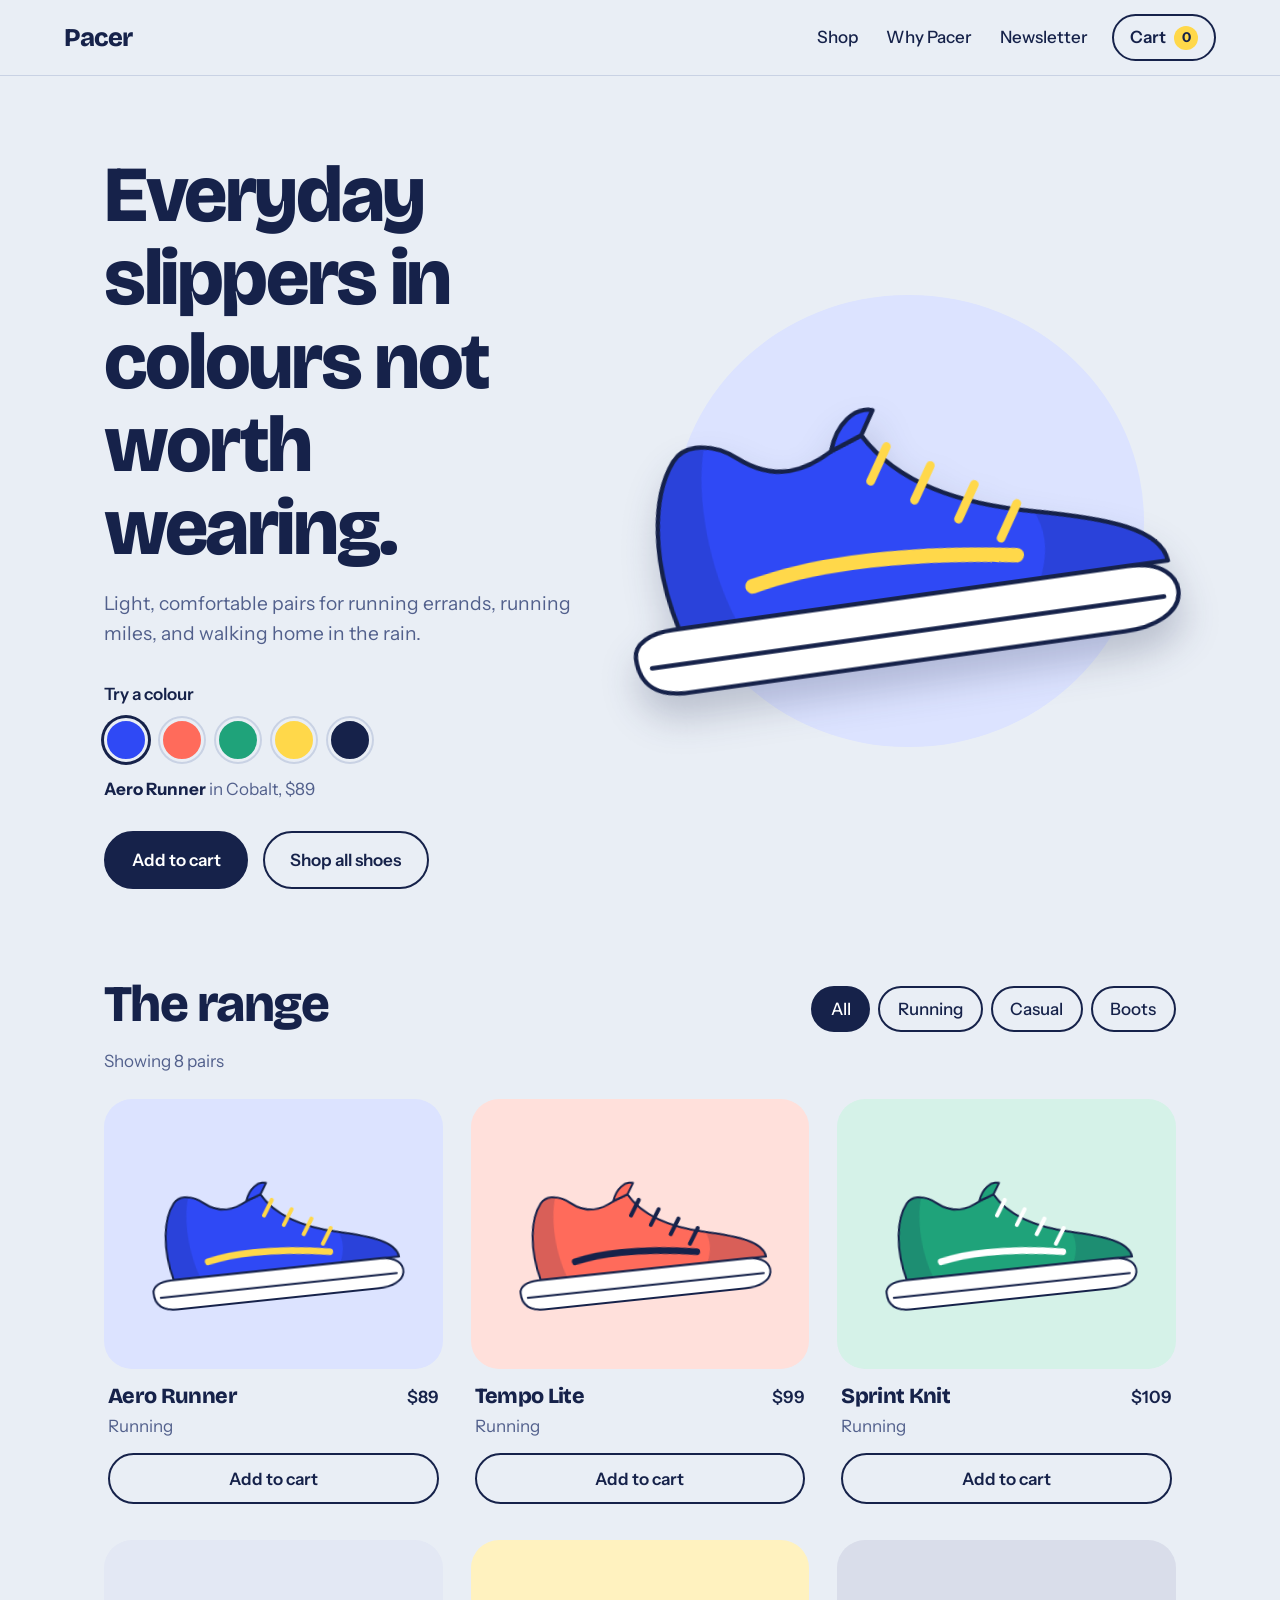
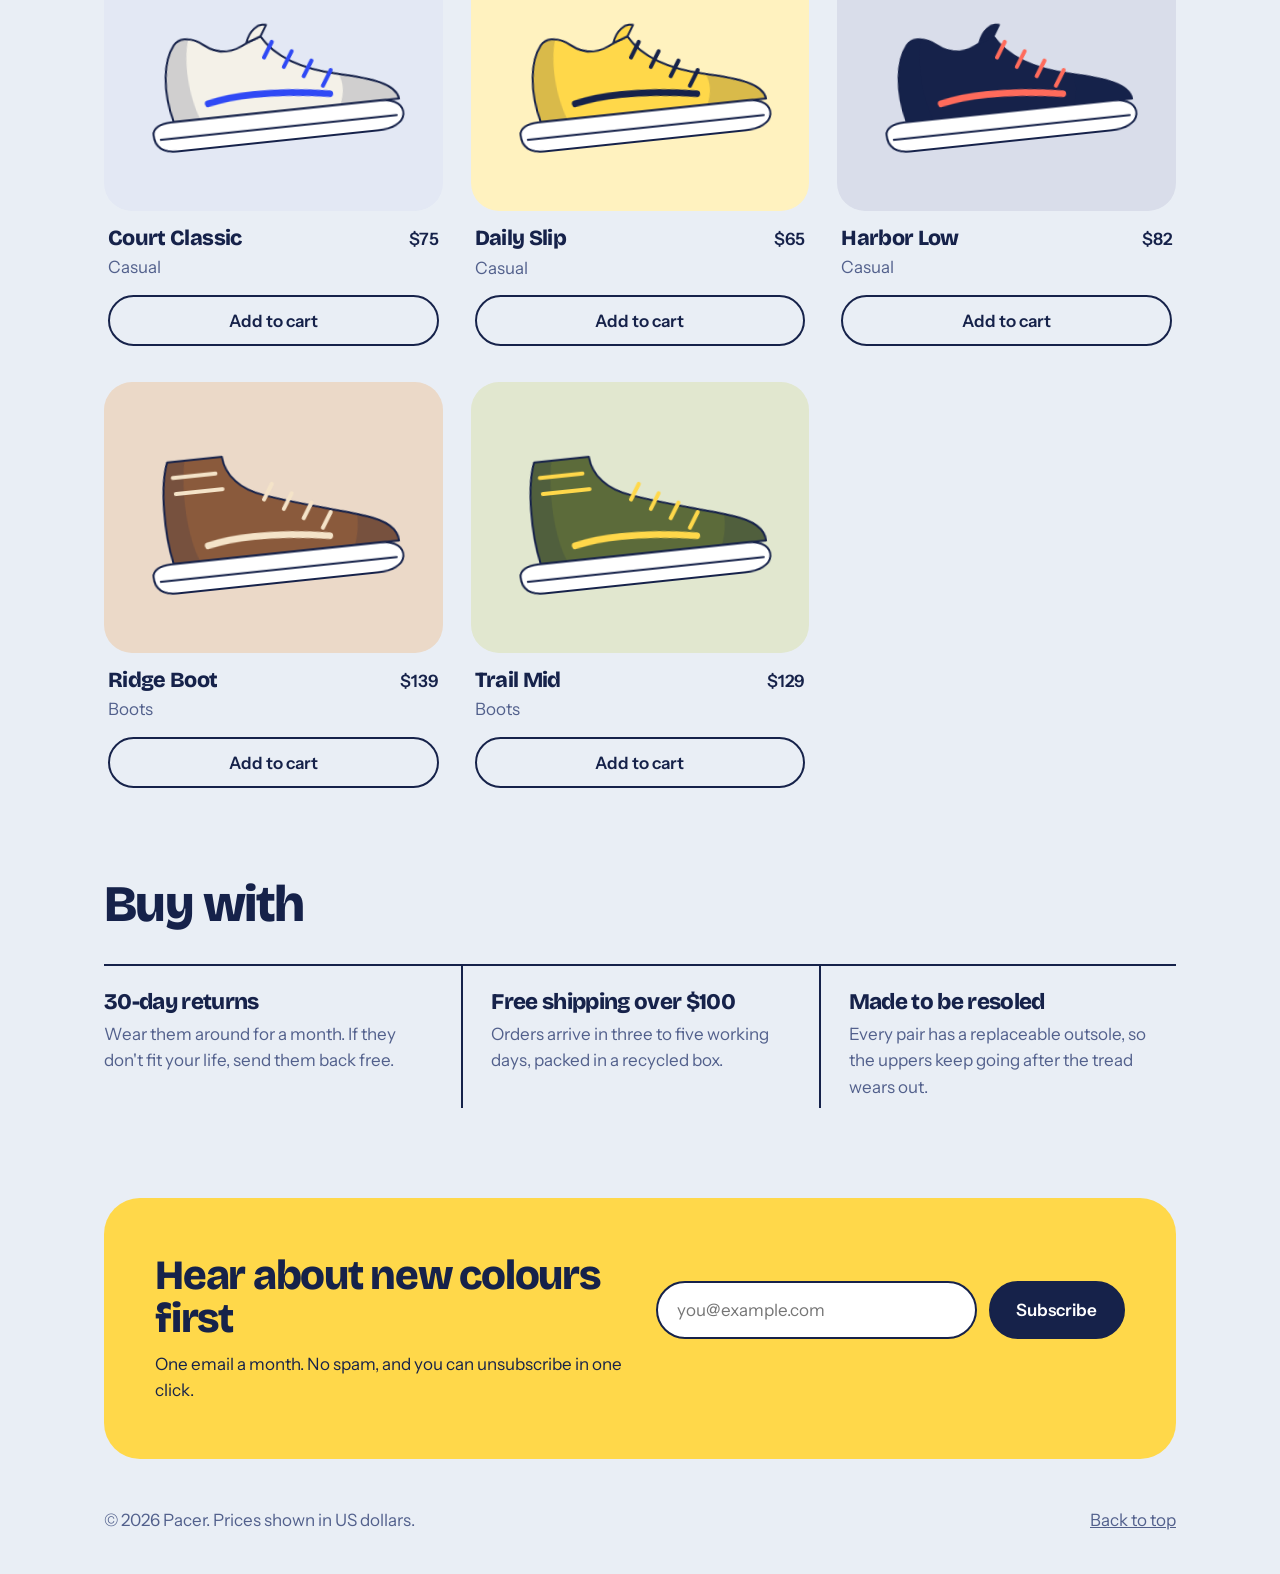
<file: index.html>
<!DOCTYPE html>
<html lang="en">
<head>
  <meta charset="UTF-8" />
  <meta name="viewport" content="width=device-width, initial-scale=1" />
  <title>Pacer – Everyday shoes</title>
  <meta name="description" content="Pacer makes running, casual and boot styles in colours you'll actually want to wear." />
  <link rel="preconnect" href="https://fonts.googleapis.com" />
  <link rel="preconnect" href="https://fonts.gstatic.com" crossorigin />
  <link href="https://fonts.googleapis.com/css2?family=Bricolage+Grotesque:opsz,wght@12..96,500;12..96,800&family=Instrument+Sans:wght@400;500;600&display=swap" rel="stylesheet" />
  <link rel="stylesheet" href="style.css" />
</head>
<body>

  <header class="site-header">
    <a class="brand" href="#top" aria-label="Pacer home">Pacer</a>
    <nav class="nav" aria-label="Main">
      <a href="#shop">Shop</a>
      <a href="#why">Why Pacer</a>
      <a href="#join">Newsletter</a>
    </nav>
    <button class="cart-btn" id="openCart" type="button" aria-label="Open cart">
      Cart <span class="badge" id="cartCount">0</span>
    </button>
  </header>

  <main id="top">

    <!-- Hero -->
    <section class="hero" id="hero">
      <div class="hero-copy">
        <h1>Everyday slippers in colours not worth wearing.</h1>
        <p class="lead">Light, comfortable pairs for running errands, running miles, and walking home in the rain.</p>

        <div class="swatch-block">
          <p class="swatch-title" id="swatchTitle">Try a colour</p>
          <div class="swatches" id="swatches" role="group" aria-labelledby="swatchTitle"></div>
          <p class="hero-label" id="heroLabel" aria-live="polite"></p>
        </div>

        <div class="hero-actions">
          <button class="btn btn-primary" id="heroAdd" type="button">Add to cart</button>
          <a class="btn btn-ghost" href="login.html">Shop all shoes</a>
        </div>
      </div>

      <div class="hero-art" aria-hidden="false">
        <div class="hero-disc"></div>
        <div class="hero-shoe" id="heroShoe"></div>
      </div>
    </section>

    <!-- Shop -->
    <section class="shop" id="shop" aria-labelledby="shopTitle">
      <div class="section-head">
        <h2 id="shopTitle">The range</h2>
        <div class="filters" id="filters" role="group" aria-label="Filter shoes by type">
          <button type="button" class="chip" data-filter="All" aria-pressed="true">All</button>
          <button type="button" class="chip" data-filter="Running" aria-pressed="false">Running</button>
          <button type="button" class="chip" data-filter="Casual" aria-pressed="false">Casual</button>
          <button type="button" class="chip" data-filter="Boots" aria-pressed="false">Boots</button>
        </div>
      </div>
      <p class="result-count" id="resultCount" aria-live="polite"></p>
      <div class="grid" id="grid"></div>
    </section>

    <!-- Why -->
    <section class="why" id="why" aria-labelledby="whyTitle">
      <h2 id="whyTitle">Buy with </h2>
      <ul class="facts">
        <li>
          <h3>30-day returns</h3>
          <p>Wear them around for a month. If they don't fit your life, send them back free.</p>
        </li>
        <li>
          <h3>Free shipping over $100</h3>
          <p>Orders arrive in three to five working days, packed in a recycled box.</p>
        </li>
        <li>
          <h3>Made to be resoled</h3>
          <p>Every pair has a replaceable outsole, so the uppers keep going after the tread wears out.</p>
        </li>
      </ul>
    </section>

    <!-- Newsletter -->
    <section class="join" id="join" aria-labelledby="joinTitle">
      <div>
        <h2 id="joinTitle">Hear about new colours first</h2>
        <p>One email a month. No spam, and you can unsubscribe in one click.</p>
      </div>
      <form class="join-form" id="joinForm" novalidate>
        <label for="email" class="sr-only">Email address</label>
        <input id="email" name="email" type="email" placeholder="you@example.com" autocomplete="email" required />
        <button class="btn btn-primary" type="submit">Subscribe</button>
        <p class="form-msg" id="formMsg" role="status"></p>
      </form>
    </section>
  </main>

  <footer class="site-footer">
    <p>© <span id="year"></span> Pacer. Prices shown in US dollars.</p>
    <a href="#top">Back to top</a>
  </footer>

  <!-- Cart drawer -->
  <div class="overlay" id="overlay" hidden></div>
  <aside class="drawer" id="drawer" aria-label="Shopping cart" aria-hidden="true">
    <div class="drawer-head">
      <h2>Your cart</h2>
      <button type="button" class="icon-btn" id="closeCart" aria-label="Close cart">Close</button>
    </div>
    <ul class="cart-list" id="cartList"></ul>
    <p class="cart-empty" id="cartEmpty">Your cart is empty. Pick a pair from the range.</p>
    <div class="drawer-foot">
      <div class="total-row"><span>Total</span><strong id="cartTotal">$0</strong></div>
      <button type="button" class="btn btn-primary btn-block" id="checkout">Check out</button>
      <p class="form-msg" id="checkoutMsg" role="status"></p>
    </div>
  </aside>

  <script src="script.js"></script>
</body>
</html>
</file>
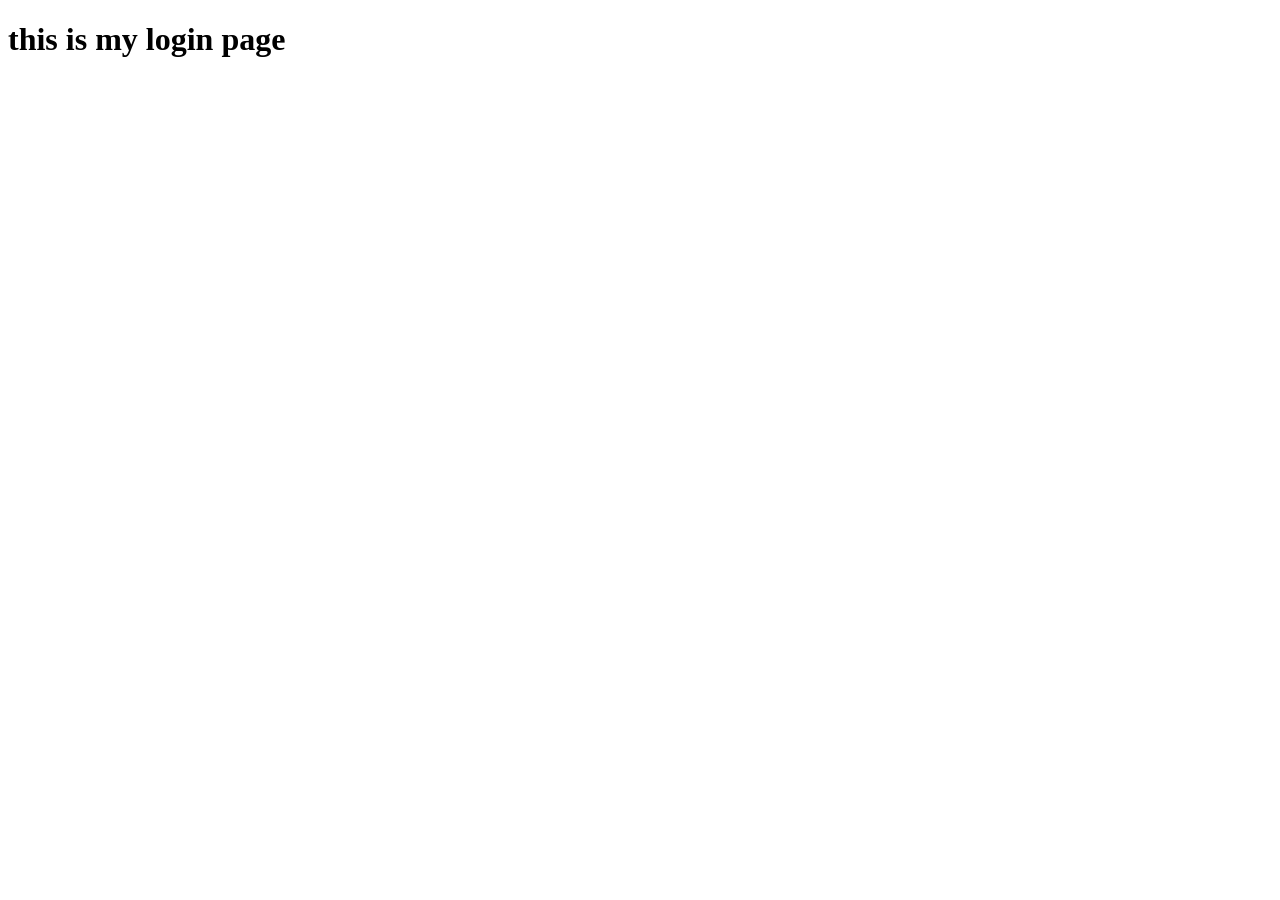
<file: login.html>
<!DOCTYPE html>
<html lang="en">
<head>
    <meta charset="UTF-8">
    <meta name="viewport" content="width=device-width, initial-scale=1.0">
    <title>Document</title>
</head>
<body>
    <h1>this is my login page</h1>
</body>
</html>
</file>
<file: style.css>
/* ---------- Tokens ---------- */
:root {
  --fog: #e9eef5;
  --ink: #16224a;
  --muted: #52608c;
  --cobalt: #2f49f5;
  --butter: #ffd84a;
  --paper: #ffffff;
  --line: #c9d2e4;
  --hero-tint: #dce3ff;

  --font-display: "Bricolage Grotesque", system-ui, -apple-system, "Segoe UI", sans-serif;
  --font-body: "Instrument Sans", system-ui, -apple-system, "Segoe UI", sans-serif;

  --page-pad: clamp(1.25rem, 5vw, 4rem);
  --max: 1200px;
}

*, *::before, *::after { box-sizing: border-box; }

html { scroll-behavior: smooth; scroll-padding-top: 5rem; }

body {
  margin: 0;
  background: var(--fog);
  color: var(--ink);
  font-family: var(--font-body);
  font-size: 1.0625rem;
  line-height: 1.55;
  -webkit-font-smoothing: antialiased;
}

h1, h2, h3 {
  font-family: var(--font-display);
  line-height: 1.05;
  letter-spacing: -0.03em;
  margin: 0;
}

p { margin: 0; }
a { color: inherit; }
ul { margin: 0; padding: 0; list-style: none; }
button { font: inherit; color: inherit; cursor: pointer; }

:focus-visible {
  outline: 3px solid var(--cobalt);
  outline-offset: 3px;
  border-radius: 6px;
}

.sr-only {
  position: absolute; width: 1px; height: 1px; padding: 0; margin: -1px;
  overflow: hidden; clip: rect(0 0 0 0); white-space: nowrap; border: 0;
}

/* ---------- Buttons ---------- */
.btn {
  display: inline-flex; align-items: center; justify-content: center;
  padding: 0.85rem 1.6rem;
  border-radius: 999px;
  border: 2px solid var(--ink);
  background: transparent;
  font-weight: 600;
  text-decoration: none;
  transition: background 0.15s ease, color 0.15s ease, transform 0.1s ease;
}
.btn:active { transform: scale(0.97); }
.btn-primary { background: var(--ink); color: var(--paper); }
.btn-primary:hover { background: var(--cobalt); border-color: var(--cobalt); }
.btn-ghost:hover { background: var(--ink); color: var(--paper); }
.btn-block { width: 100%; }

/* ---------- Header ---------- */
.site-header {
  position: sticky; top: 0; z-index: 20;
  display: flex; align-items: center; justify-content: space-between; gap: 1.5rem;
  padding: 0.9rem var(--page-pad);
  background: rgba(233, 238, 245, 0.88);
  backdrop-filter: blur(10px);
  border-bottom: 1px solid var(--line);
}
.brand {
  font-family: var(--font-display);
  font-weight: 800;
  font-size: 1.6rem;
  letter-spacing: -0.04em;
  text-decoration: none;
}
.nav { display: flex; gap: 1.75rem; margin-left: auto; }
.nav a { text-decoration: none; font-weight: 500; }
.nav a:hover { text-decoration: underline; text-underline-offset: 5px; }

.cart-btn {
  display: inline-flex; align-items: center; gap: 0.5rem;
  padding: 0.5rem 1rem;
  border: 2px solid var(--ink);
  border-radius: 999px;
  background: transparent;
  font-weight: 600;
}
.cart-btn:hover { background: var(--ink); color: var(--paper); }
.badge {
  min-width: 1.5rem; height: 1.5rem; padding: 0 0.35rem;
  display: inline-grid; place-items: center;
  border-radius: 999px;
  background: var(--butter); color: var(--ink);
  font-size: 0.85rem; font-weight: 700;
}
.badge.bump { animation: bump 0.3s ease; }
@keyframes bump { 50% { transform: scale(1.35); } }

/* ---------- Hero ---------- */
.hero {
  max-width: var(--max);
  margin: 0 auto;
  padding: clamp(2rem, 6vw, 5rem) var(--page-pad) clamp(3rem, 7vw, 6rem);
  display: grid;
  grid-template-columns: minmax(0, 1fr) minmax(0, 1.1fr);
  align-items: center;
  gap: clamp(1.5rem, 4vw, 4rem);
}
.hero-copy h1 {
  font-size: clamp(2.6rem, 6.2vw, 5rem);
  font-weight: 800;
  max-width: 12ch;
}
.lead {
  margin-top: 1.25rem;
  max-width: 34rem;
  font-size: 1.2rem;
  color: var(--muted);
}

.swatch-block { margin-top: 2rem; }
.swatch-title { font-weight: 600; margin-bottom: 0.65rem; }
.swatches { display: flex; gap: 0.75rem; flex-wrap: wrap; }
.swatch {
  width: 2.75rem; height: 2.75rem;
  border-radius: 50%;
  border: 3px solid var(--fog);
  box-shadow: 0 0 0 2px var(--line);
  transition: box-shadow 0.15s ease, transform 0.15s ease;
}
.swatch:hover { transform: scale(1.08); }
.swatch[aria-pressed="true"] { box-shadow: 0 0 0 3px var(--ink); }
.hero-label { margin-top: 0.9rem; color: var(--muted); min-height: 1.6em; }
.hero-label strong { color: var(--ink); }

.hero-actions { display: flex; flex-wrap: wrap; gap: 0.9rem; margin-top: 1.75rem; }

.hero-art {
  position: relative;
  aspect-ratio: 1 / 0.92;
  display: grid;
  place-items: center;
}
.hero-disc {
  position: absolute; inset: 4% 6% 4% 6%;
  border-radius: 50%;
  background: var(--hero-tint);
  transition: background 0.4s ease;
}
.hero-shoe {
  position: relative;
  width: 112%;
  margin-left: -6%;
  transform: rotate(-8deg);
  filter: drop-shadow(0 22px 18px rgba(22, 34, 74, 0.22));
  animation: land 0.9s cubic-bezier(0.2, 0.9, 0.3, 1.2) both;
}
@keyframes land {
  from { transform: translateY(-60px) rotate(-18deg); opacity: 0; }
  to   { transform: translateY(0) rotate(-8deg); opacity: 1; }
}

/* ---------- Shoe illustration ---------- */
.shoe { display: block; width: 100%; height: auto; overflow: visible; }
.shoe path { stroke: var(--ink); stroke-width: 3; stroke-linejoin: round; stroke-linecap: round; }
.shoe .u { fill: var(--u); transition: fill 0.4s ease; }
.shoe .sole { fill: #ffffff; }
.shoe .shade { fill: rgba(22, 34, 74, 0.16); stroke: none; }
.shoe .stripe, .shoe .lace { fill: none; stroke: var(--a); transition: stroke 0.4s ease; }
.shoe .stripe { stroke-width: 10; }
.shoe .lace { stroke-width: 6; }
.shoe .collar { fill: none; stroke-width: 3; }

/* ---------- Shop ---------- */
.shop, .why, .join {
  max-width: var(--max);
  margin: 0 auto;
  padding: 0 var(--page-pad);
}
.shop { padding-bottom: clamp(3rem, 7vw, 6rem); }

.section-head {
  display: flex; align-items: end; justify-content: space-between;
  flex-wrap: wrap; gap: 1.25rem;
}
.section-head h2, .why h2 { font-size: clamp(2rem, 4.4vw, 3.2rem); font-weight: 800; }

.filters { display: flex; gap: 0.5rem; flex-wrap: wrap; }
.chip {
  padding: 0.5rem 1.1rem;
  border: 2px solid var(--ink);
  border-radius: 999px;
  background: transparent;
  font-weight: 500;
  transition: background 0.15s ease, color 0.15s ease;
}
.chip:hover { background: rgba(22, 34, 74, 0.08); }
.chip[aria-pressed="true"] { background: var(--ink); color: var(--paper); }

.result-count { margin: 1rem 0 1.5rem; color: var(--muted); }

.grid {
  display: grid;
  grid-template-columns: repeat(auto-fill, minmax(250px, 1fr));
  gap: 2.25rem 1.75rem;
}

.tile-art {
  display: grid; place-items: center;
  padding: 1.75rem 1.25rem;
  border-radius: 28px;
  background: var(--tint);
  aspect-ratio: 5 / 4;
}
.tile-art .shoe {
  width: 92%;
  transform: rotate(-6deg);
  transition: transform 0.25s ease;
}
.tile:hover .tile-art .shoe,
.tile:focus-within .tile-art .shoe { transform: rotate(-2deg) scale(1.05); }

.tile-info { padding: 0.9rem 0.25rem 0; }
.tile-row { display: flex; justify-content: space-between; align-items: baseline; gap: 1rem; }
.tile h3 { font-size: 1.35rem; font-weight: 800; }
.price { font-weight: 600; }
.tile-type { color: var(--muted); margin-top: 0.15rem; }
.add-btn {
  width: 100%;
  margin-top: 0.9rem;
  padding: 0.65rem 1rem;
  border: 2px solid var(--ink);
  border-radius: 999px;
  background: transparent;
  font-weight: 600;
  transition: background 0.15s ease, color 0.15s ease;
}
.add-btn:hover { background: var(--ink); color: var(--paper); }
.add-btn.added { background: var(--cobalt); border-color: var(--cobalt); color: var(--paper); }

/* ---------- Why ---------- */
.why { padding-bottom: clamp(3rem, 7vw, 6rem); }
.facts {
  display: grid;
  grid-template-columns: repeat(3, minmax(0, 1fr));
  margin-top: 2rem;
  border-top: 2px solid var(--ink);
}
.facts li { padding: 1.5rem 1.75rem 0.5rem 0; }
.facts li + li { padding-left: 1.75rem; border-left: 2px solid var(--ink); }
.facts h3 { font-size: 1.4rem; font-weight: 800; margin-bottom: 0.5rem; }
.facts p { color: var(--muted); max-width: 30ch; }

/* ---------- Newsletter ---------- */
.join {
  display: grid;
  grid-template-columns: 1fr 1fr;
  gap: 2rem;
  align-items: center;
  background: var(--butter);
  border-radius: 36px;
  padding: clamp(2rem, 5vw, 3.5rem) clamp(1.5rem, 4vw, 3.5rem);
  max-width: calc(var(--max) - 2 * var(--page-pad));
  width: calc(100% - 2 * var(--page-pad));
}
.join h2 { font-size: clamp(1.8rem, 3.6vw, 2.6rem); font-weight: 800; }
.join p { margin-top: 0.6rem; }
.join-form { display: flex; flex-wrap: wrap; gap: 0.75rem; }
.join-form input {
  flex: 1 1 14rem;
  min-width: 0;
  padding: 0.85rem 1.2rem;
  border: 2px solid var(--ink);
  border-radius: 999px;
  background: var(--paper);
  font: inherit;
  color: var(--ink);
}
.join-form input[aria-invalid="true"] { border-color: #c4261d; }
.form-msg { flex-basis: 100%; min-height: 1.5em; margin: 0 !important; font-weight: 500; }
.form-msg.error { color: #a31c14; }

/* ---------- Footer ---------- */
.site-footer {
  max-width: var(--max);
  margin: 0 auto;
  padding: 3rem var(--page-pad) 2.5rem;
  display: flex; justify-content: space-between; flex-wrap: wrap; gap: 1rem;
  color: var(--muted);
}

/* ---------- Cart drawer ---------- */
.overlay {
  position: fixed; inset: 0; z-index: 30;
  background: rgba(22, 34, 74, 0.45);
}
.overlay[hidden] { display: none; }

.drawer {
  position: fixed; top: 0; right: 0; bottom: 0; z-index: 40;
  width: min(420px, 100%);
  display: flex; flex-direction: column;
  background: var(--paper);
  transform: translateX(100%);
  visibility: hidden;
  transition: transform 0.3s ease, visibility 0.3s;
}
.drawer.open { transform: translateX(0); visibility: visible; }

.drawer-head {
  display: flex; align-items: center; justify-content: space-between;
  padding: 1.25rem 1.5rem;
  border-bottom: 1px solid var(--line);
}
.drawer-head h2 { font-size: 1.6rem; font-weight: 800; }
.icon-btn {
  border: 2px solid var(--ink); border-radius: 999px;
  background: transparent; padding: 0.35rem 0.9rem; font-weight: 600;
}
.icon-btn:hover { background: var(--ink); color: var(--paper); }

.cart-list { flex: 1; overflow-y: auto; padding: 0.5rem 1.5rem; }
.cart-item {
  display: grid;
  grid-template-columns: 84px 1fr auto;
  gap: 1rem;
  align-items: center;
  padding: 1rem 0;
  border-bottom: 1px solid var(--line);
}
.cart-thumb { background: var(--tint); border-radius: 16px; padding: 0.5rem; }
.cart-item h3 { font-size: 1.05rem; font-weight: 800; }
.cart-item .meta { color: var(--muted); font-size: 0.95rem; }
.qty { display: inline-flex; align-items: center; gap: 0.6rem; margin-top: 0.4rem; }
.qty button {
  width: 1.8rem; height: 1.8rem;
  border: 2px solid var(--ink); border-radius: 50%;
  background: transparent; line-height: 1; font-weight: 700;
}
.qty button:hover { background: var(--ink); color: var(--paper); }
.remove {
  border: 0; background: none; padding: 0;
  color: var(--muted); text-decoration: underline; text-underline-offset: 3px;
  font-size: 0.9rem;
}
.cart-side { text-align: right; display: grid; gap: 0.5rem; justify-items: end; font-weight: 600; }

.cart-empty { padding: 2rem 1.5rem; color: var(--muted); }
.cart-empty[hidden] { display: none; }

.drawer-foot { padding: 1.25rem 1.5rem 1.5rem; border-top: 1px solid var(--line); }
.total-row { display: flex; justify-content: space-between; font-size: 1.2rem; margin-bottom: 1rem; }
.drawer-foot .form-msg { margin-top: 0.75rem !important; }

/* ---------- Responsive ---------- */
@media (max-width: 860px) {
  .hero { grid-template-columns: 1fr; }
  .hero-copy h1 { max-width: 14ch; }
  .hero-art { order: -1; max-width: 520px; margin: 0 auto; width: 100%; }
  .facts { grid-template-columns: 1fr; }
  .facts li, .facts li + li { padding: 1.25rem 0; border-left: 0; }
  .facts li + li { border-top: 2px solid var(--ink); }
  .join { grid-template-columns: 1fr; }
}
@media (max-width: 560px) {
  .nav { display: none; }
  .cart-btn { margin-left: auto; }
}

/* ---------- Reduced motion ---------- */
@media (prefers-reduced-motion: reduce) {
  html { scroll-behavior: auto; }
  *, *::before, *::after { animation: none !important; transition: none !important; }
  .hero-shoe { opacity: 1; }
}
</file>
